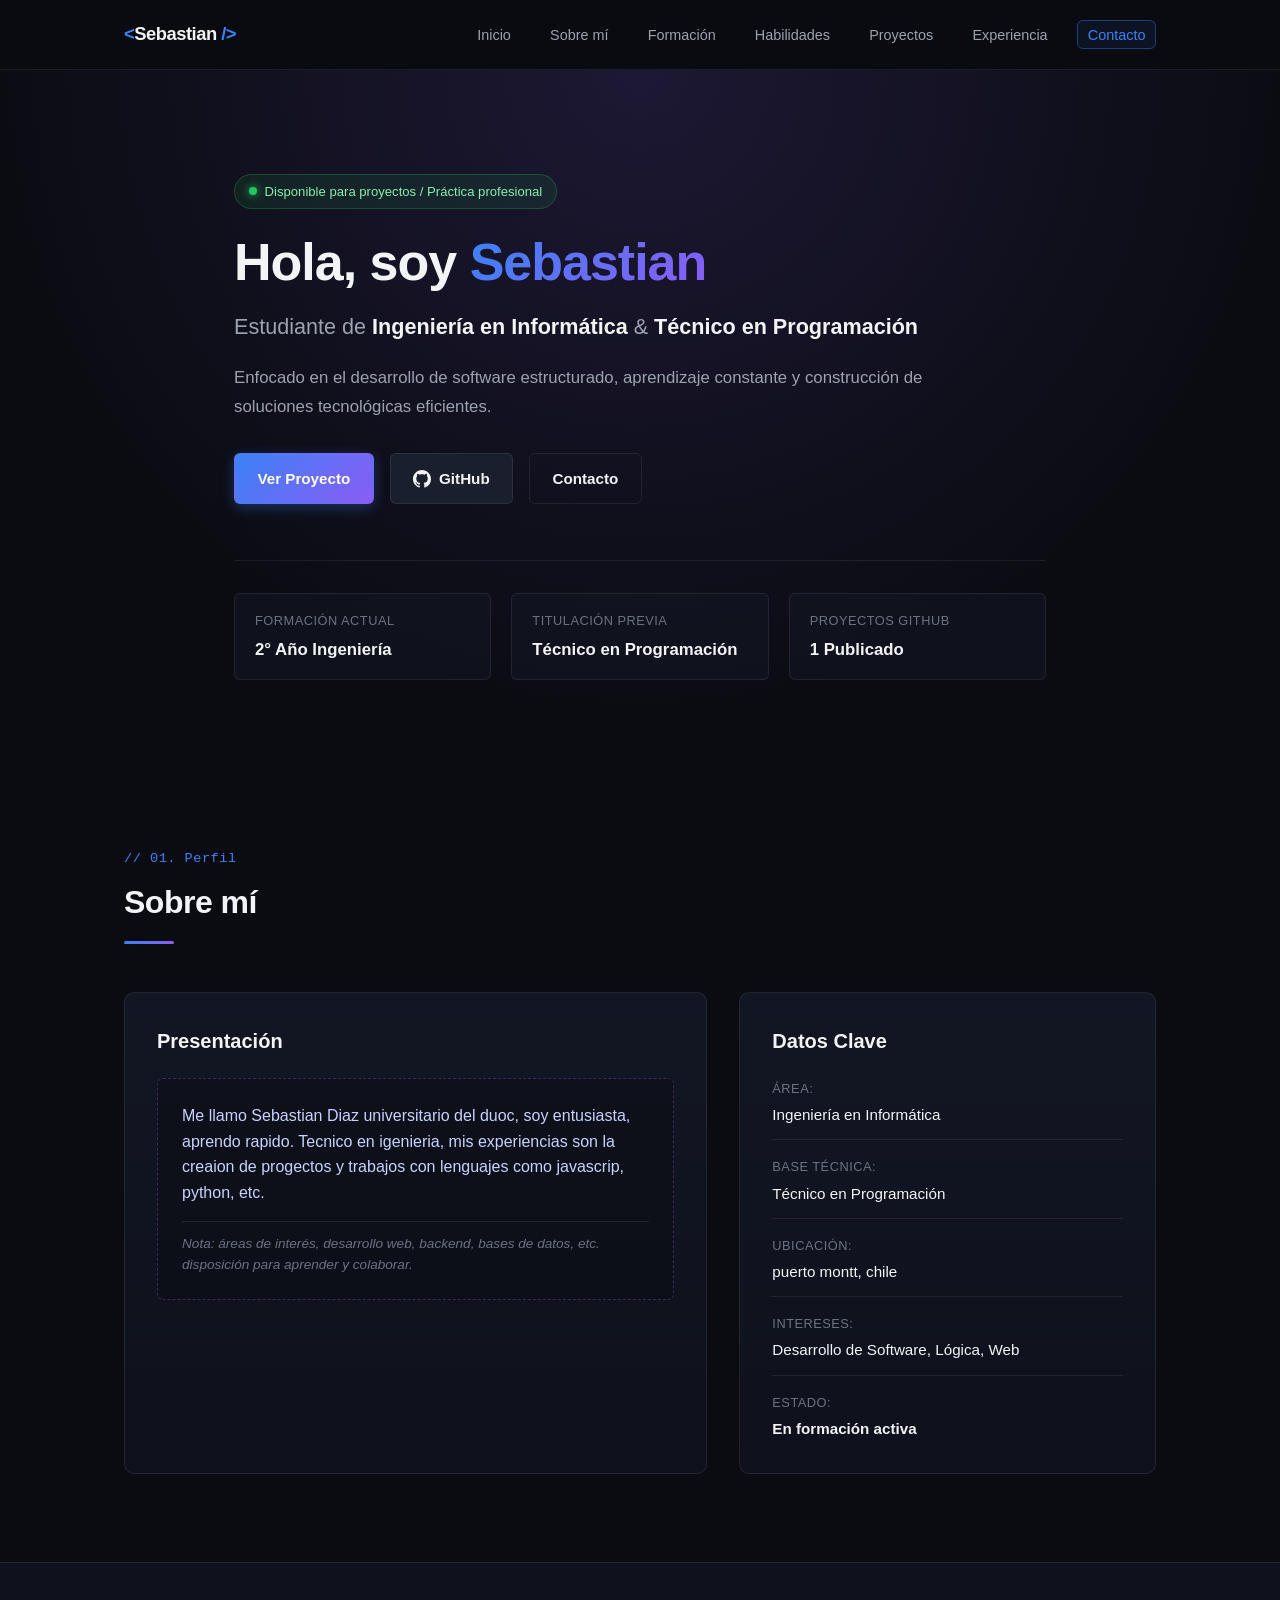
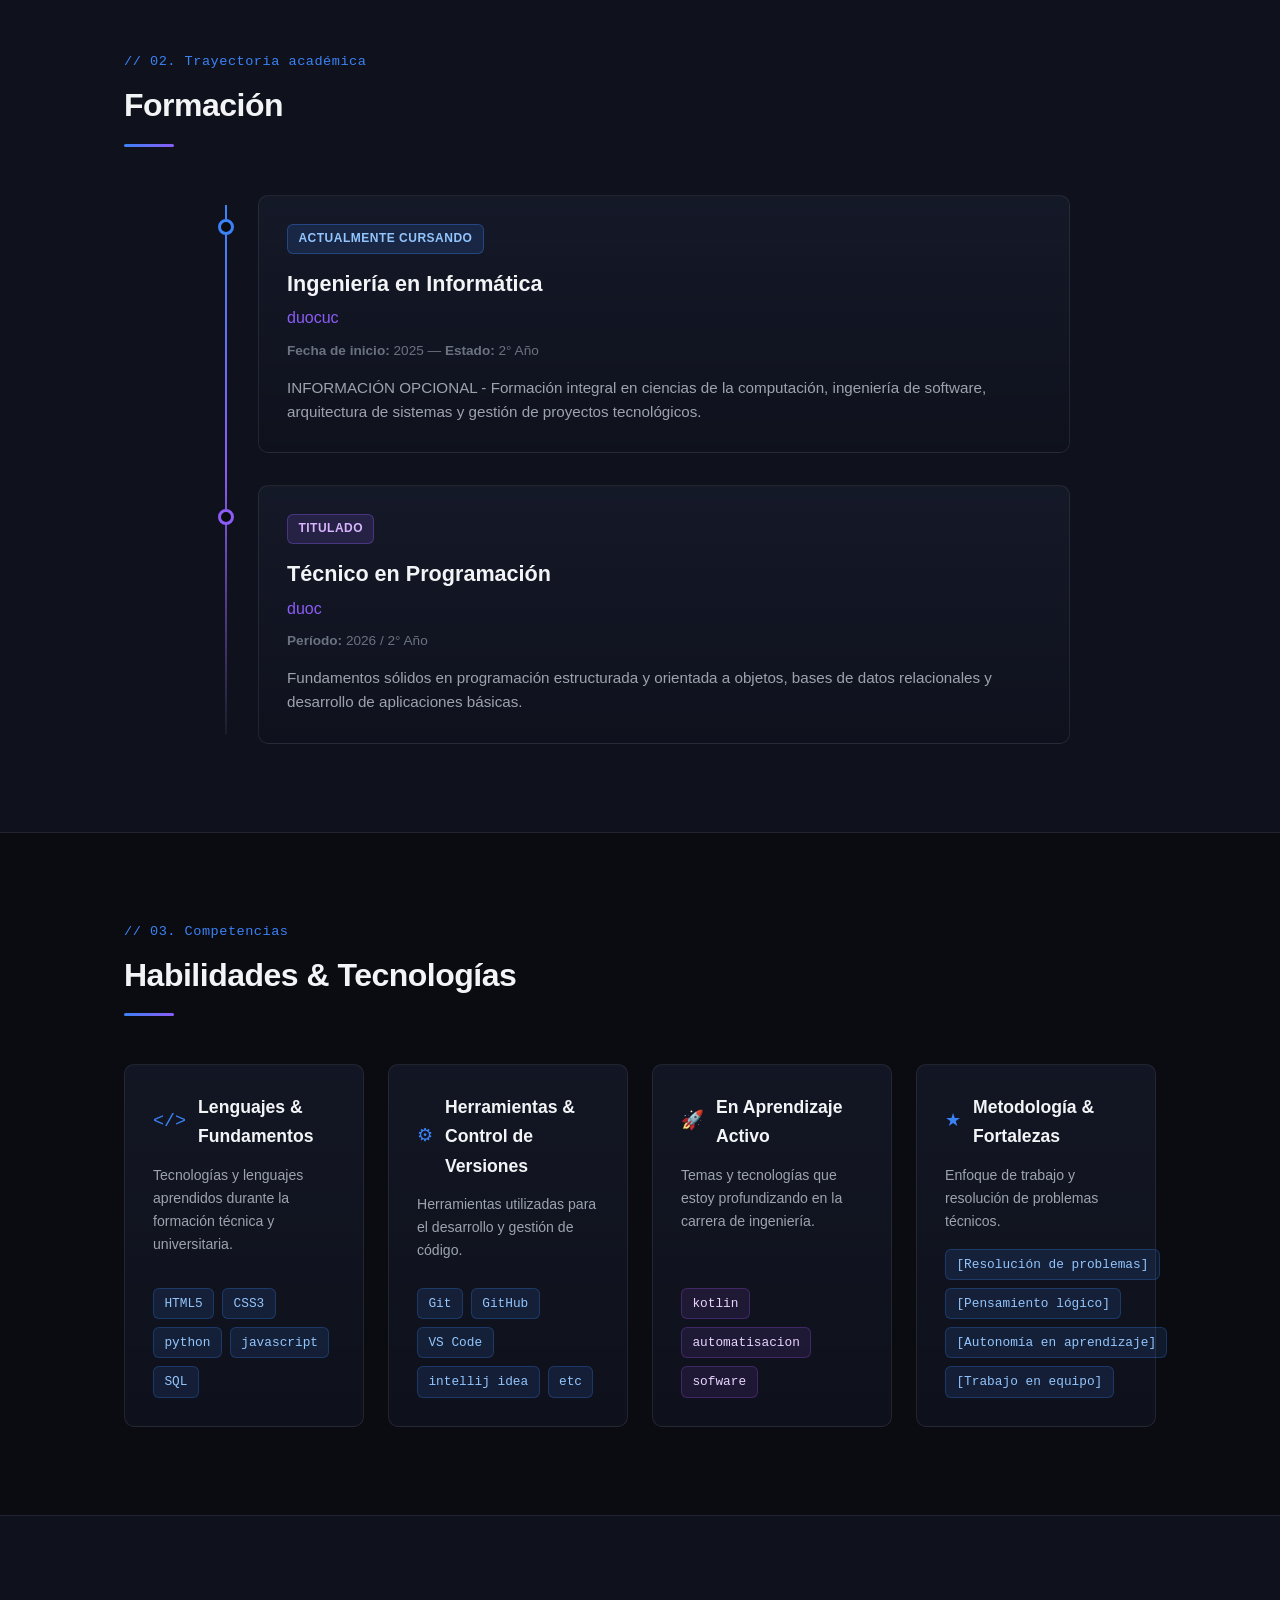
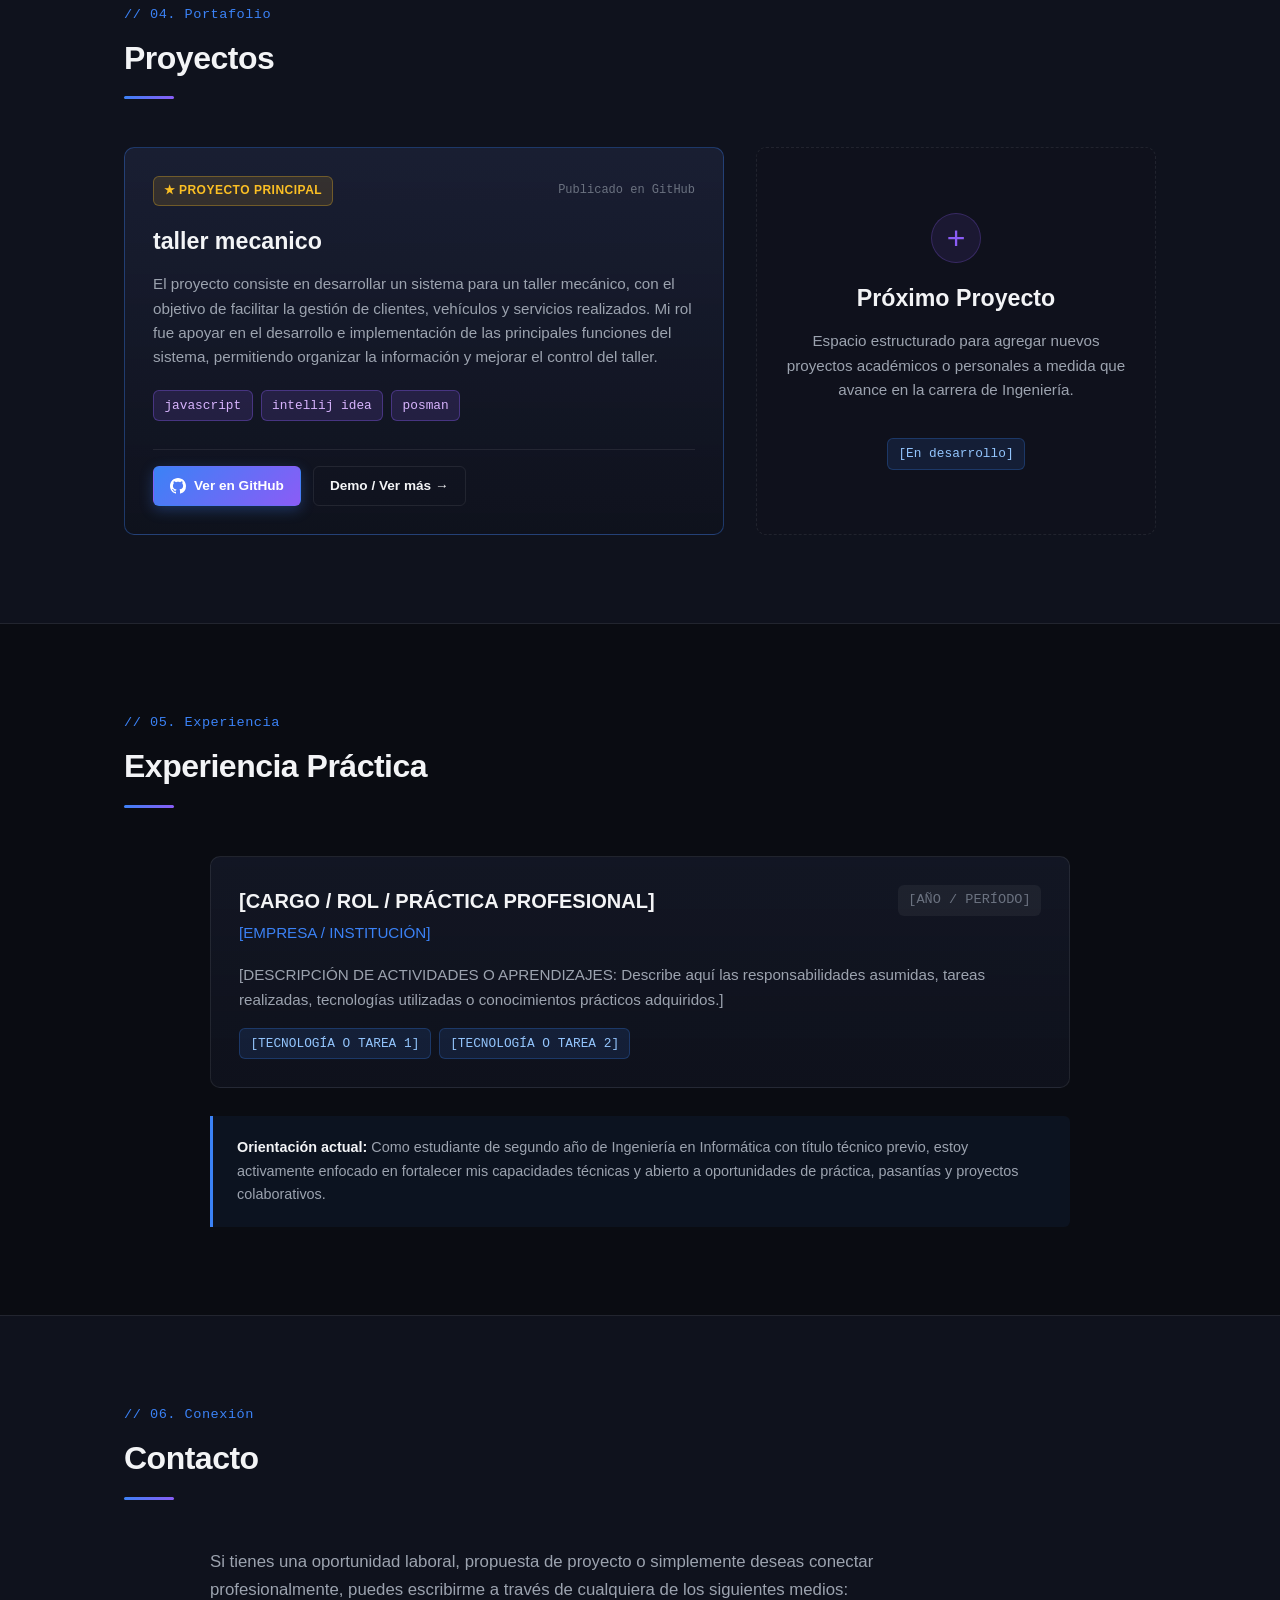
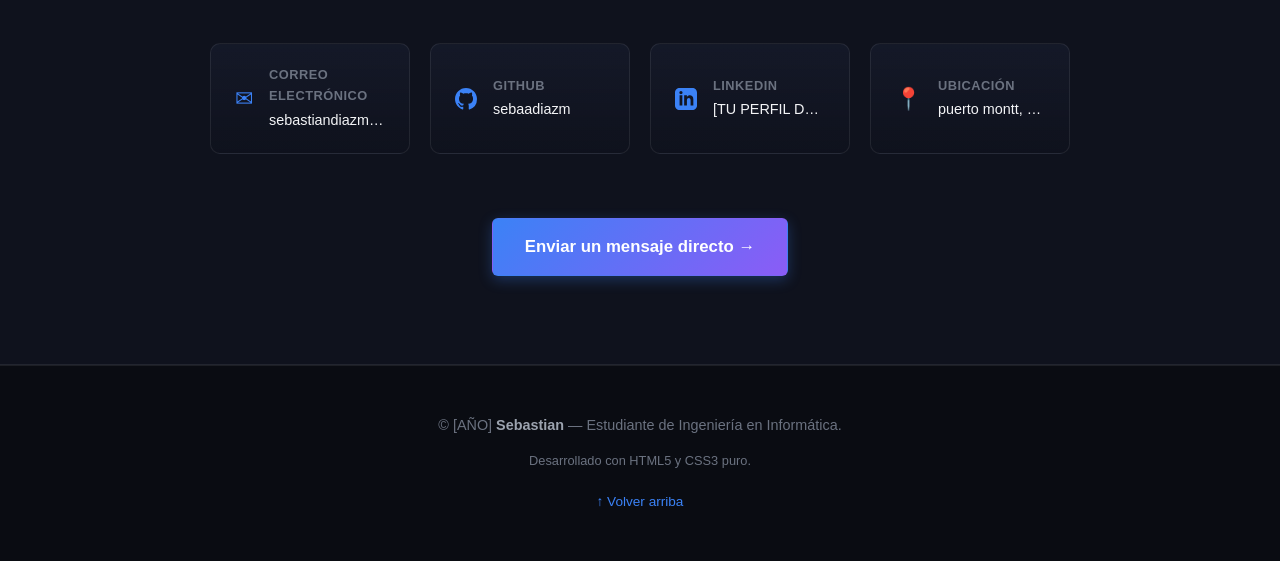
<file: index.html>
<!DOCTYPE html>
<html lang="es">
<head>
    <meta charset="UTF-8">
    <meta name="viewport" content="width=device-width, initial-scale=1.0">
    <meta name="description" content="Portafolio personal de [TU NOMBRE] - Estudiante de Ingeniería en Informática y Técnico en Programación.">
    <title>Sebastian | Portafolio Profesional</title>
    <!-- Hoja de estilos principal -->
    <link rel="stylesheet" href="style.css">
</head>
<body>

    <!-- ========================================== -->
    <!-- BARRA DE NAVEGACIÓN (HEADER) -->
    <!-- ========================================== -->
    <header class="header">
        <div class="container nav-container">
            <a href="#inicio" class="nav-logo">
                <span class="logo-bracket">&lt;</span>Sebastian<span class="logo-bracket"> /&gt;</span>
            </a>
            <nav class="navbar" aria-label="Navegación principal">
                <ul class="nav-list">
                    <li><a href="#inicio" class="nav-link">Inicio</a></li>
                    <li><a href="#sobre-mi" class="nav-link">Sobre mí</a></li>
                    <li><a href="#formacion" class="nav-link">Formación</a></li>
                    <li><a href="#habilidades" class="nav-link">Habilidades</a></li>
                    <li><a href="#proyectos" class="nav-link">Proyectos</a></li>
                    <li><a href="#experiencia" class="nav-link">Experiencia</a></li>
                    <li><a href="#contacto" class="nav-link nav-link-cta">Contacto</a></li>
                </ul>
            </nav>
        </div>
    </header>

    <main id="main-content">

        <!-- ========================================== -->
        <!-- SECCIÓN 1: INICIO / HERO -->
        <!-- ========================================== -->
        <section id="inicio" class="hero-section">
            <div class="container hero-container">
                
                <div class="hero-badge">
                    <span class="status-dot"></span>
                    <span>Disponible para proyectos / Práctica profesional</span>
                </div>

                <h1 class="hero-title">
                    Hola, soy <span class="gradient-text">Sebastian</span>
                </h1>

                <p class="hero-subtitle">
                    Estudiante de <strong>Ingeniería en Informática</strong> &amp; <strong>Técnico en Programación</strong>
                </p>

                <p class="hero-description">
                    Enfocado en el desarrollo de software estructurado, aprendizaje constante y construcción de soluciones tecnológicas eficientes.
                </p>

                <!-- Botones de Acción -->
                <div class="hero-actions">
                    <a href="#proyectos" class="btn btn-primary">Ver Proyecto</a>
                    <a href="https://github.com/sebaadiazm" target="_blank" rel="noopener noreferrer" class="btn btn-secondary">
                        <svg class="btn-icon" viewBox="0 0 24 24" width="18" height="18" fill="currentColor">
                            <path d="M12 0C5.37 0 0 5.37 0 12c0 5.31 3.435 9.795 8.205 11.385.6.105.825-.255.825-.57 0-.285-.015-1.23-.015-2.235-3.015.555-3.795-.735-4.035-1.41-.135-.345-.72-1.41-1.23-1.695-.42-.225-1.02-.78-.015-.795.945-.015 1.62.87 1.845 1.23 1.08 1.815 2.805 1.305 3.495.99.105-.78.42-1.305.765-1.605-2.67-.3-5.46-1.335-5.46-5.925 0-1.305.465-2.385 1.23-3.225-.12-.3-.54-1.53.12-3.18 0 0 1.005-.315 3.3 1.23.96-.27 1.98-.405 3-.405s2.04.135 3 .405c2.295-1.56 3.3-1.23 3.3-1.23.66 1.65.24 2.88.12 3.18.765.84 1.23 1.905 1.23 3.225 0 4.605-2.805 5.625-5.475 5.925.435.375.81 1.095.81 2.22 0 1.605-.015 2.895-.015 3.3 0 .315.225.69.825.57A12.02 12.02 0 0024 12c0-6.63-5.37-12-12-12z"/>
                        </svg>
                        GitHub
                    </a>
                    <a href="#contacto" class="btn btn-outline">Contacto</a>
                </div>

                <!-- Resumen rápido de perfil -->
                <div class="hero-highlights">
                    <div class="highlight-item">
                        <span class="highlight-label">Formación actual</span>
                        <span class="highlight-value">2° Año Ingeniería</span>
                    </div>
                    <div class="highlight-item">
                        <span class="highlight-label">Titulación previa</span>
                        <span class="highlight-value">Técnico en Programación</span>
                    </div>
                    <div class="highlight-item">
                        <span class="highlight-label">Proyectos GitHub</span>
                        <span class="highlight-value">1 Publicado</span>
                    </div>
                </div>

            </div>
        </section>


        <!-- ========================================== -->
        <!-- SECCIÓN 2: SOBRE MÍ -->
        <!-- ========================================== -->
        <section id="sobre-mi" class="section">
            <div class="container">
                <div class="section-header">
                    <span class="section-tag">// 01. Perfil</span>
                    <h2 class="section-title">Sobre mí</h2>
                    <div class="section-line"></div>
                </div>

                <div class="about-grid">
                    <div class="about-card main-about">
                        <h3 class="card-title">Presentación</h3>
                        <div class="placeholder-box">
                            <p class="placeholder-text">
                                Me llamo Sebastian Diaz universitario del duoc, soy entusiasta, aprendo rapido. Tecnico en igenieria, mis experiencias son la creaion de progectos y trabajos con lenguajes como javascrip, python, etc. 
                            </p>
                            <p class="helper-note">
                                <em>Nota: áreas de interés, desarrollo web, backend, bases de datos, etc. disposición para aprender y colaborar.</em>
                            </p>
                        </div>
                    </div>

                    <div class="about-card info-summary">
                        <h3 class="card-title">Datos Clave</h3>
                        <ul class="info-list">
                            <li>
                                <span class="info-key">Área:</span>
                                <span class="info-val">Ingeniería en Informática</span>
                            </li>
                            <li>
                                <span class="info-key">Base técnica:</span>
                                <span class="info-val">Técnico en Programación</span>
                            </li>
                            <li>
                                <span class="info-key">Ubicación:</span>
                                <span class="info-val">puerto montt, chile</span>
                            </li>
                            <li>
                                <span class="info-key">Intereses:</span>
                                <span class="info-val">Desarrollo de Software, Lógica, Web</span>
                            </li>
                            <li>
                                <span class="info-key">Estado:</span>
                                <span class="info-val text-accent">En formación activa</span>
                            </li>
                        </ul>
                    </div>
                </div>
            </div>
        </section>


        <!-- ========================================== -->
        <!-- SECCIÓN 3: FORMACIÓN ACADÉMICA -->
        <!-- ========================================== -->
        <section id="formacion" class="section section-alt">
            <div class="container">
                <div class="section-header">
                    <span class="section-tag">// 02. Trayectoria académica</span>
                    <h2 class="section-title">Formación</h2>
                    <div class="section-line"></div>
                </div>

                <div class="timeline">

                    <!-- Tarjeta 1: Ingeniería en Informática -->
                    <article class="timeline-item">
                        <div class="timeline-marker"></div>
                        <div class="timeline-content card">
                            <div class="timeline-badge status-current">Actualmente cursando</div>
                            <h3 class="timeline-title">Ingeniería en Informática</h3>
                            <h4 class="timeline-subtitle">duocuc</h4>
                            <p class="timeline-period"><strong>Fecha de inicio:</strong> 2025 — <strong>Estado:</strong> 2° Año</p>
                            <p class="timeline-desc">
                                INFORMACIÓN OPCIONAL - Formación integral en ciencias de la computación, ingeniería de software, arquitectura de sistemas y gestión de proyectos tecnológicos.
                            </p>
                        </div>
                    </article>

                    <!-- Tarjeta 2: Técnico en Programación -->
                    <article class="timeline-item">
                        <div class="timeline-marker"></div>
                        <div class="timeline-content card">
                            <div class="timeline-badge status-completed">Titulado</div>
                            <h3 class="timeline-title">Técnico en Programación</h3>
                            <h4 class="timeline-subtitle">duoc</h4>
                            <p class="timeline-period"><strong>Período:</strong> 2026 / 2° Año</p>
                            <p class="timeline-desc">
                                Fundamentos sólidos en programación estructurada y orientada a objetos, bases de datos relacionales y desarrollo de aplicaciones básicas.
                            </p>
                        </div>
                    </article>

                </div>
            </div>
        </section>


        <!-- ========================================== -->
        <!-- SECCIÓN 4: HABILIDADES / TECNOLOGÍAS -->
        <!-- ========================================== -->
        <section id="habilidades" class="section">
            <div class="container">
                <div class="section-header">
                    <span class="section-tag">// 03. Competencias</span>
                    <h2 class="section-title">Habilidades &amp; Tecnologías</h2>
                    <div class="section-line"></div>
                </div>

                <div class="skills-grid">
                    
                    <!-- Categoría 1: Lenguajes y Fundamentos -->
                    <div class="card skill-card">
                        <div class="skill-card-header">
                            <span class="skill-icon">&lt;/&gt;</span>
                            <h3 class="skill-card-title">Lenguajes &amp; Fundamentos</h3>
                        </div>
                        <p class="skill-card-desc">Tecnologías y lenguajes aprendidos durante la formación técnica y universitaria.</p>
                        <div class="tags-container">
                            <span class="tag">HTML5</span>
                            <span class="tag">CSS3</span>
                            <span class="tag">python</span>
                            <span class="tag">javascript</span>
                            <span class="tag">SQL</span>
                        </div>
                    </div>

                    <!-- Categoría 2: Herramientas y Entornos -->
                    <div class="card skill-card">
                        <div class="skill-card-header">
                            <span class="skill-icon">&#9881;</span>
                            <h3 class="skill-card-title">Herramientas &amp; Control de Versiones</h3>
                        </div>
                        <p class="skill-card-desc">Herramientas utilizadas para el desarrollo y gestión de código.</p>
                        <div class="tags-container">
                            <span class="tag">Git</span>
                            <span class="tag">GitHub</span>
                            <span class="tag">VS Code</span>
                            <span class="tag">intellij idea</span>
                            <span class="tag">etc</span>
                        </div>
                    </div>

                    <!-- Categoría 3: En Proceso de Aprendizaje -->
                    <div class="card skill-card">
                        <div class="skill-card-header">
                            <span class="skill-icon">&#128640;</span>
                            <h3 class="skill-card-title">En Aprendizaje Activo</h3>
                        </div>
                        <p class="skill-card-desc">Temas y tecnologías que estoy profundizando en la carrera de ingeniería.</p>
                        <div class="tags-container">
                            <span class="tag tag-learning">kotlin</span>
                            <span class="tag tag-learning">automatisacion</span>
                            <span class="tag tag-learning">sofware</span>
                        </div>
                    </div>

                    <!-- Categoría 4: Habilidades Profesionales -->
                    <div class="card skill-card">
                        <div class="skill-card-header">
                            <span class="skill-icon">&#9733;</span>
                            <h3 class="skill-card-title">Metodología &amp; Fortalezas</h3>
                        </div>
                        <p class="skill-card-desc">Enfoque de trabajo y resolución de problemas técnicos.</p>
                        <div class="tags-container">
                            <span class="tag">[Resolución de problemas]</span>
                            <span class="tag">[Pensamiento lógico]</span>
                            <span class="tag">[Autonomía en aprendizaje]</span>
                            <span class="tag">[Trabajo en equipo]</span>
                        </div>
                    </div>

                </div>
            </div>
        </section>


        <!-- ========================================== -->
        <!-- SECCIÓN 5: PROYECTOS -->
        <!-- ========================================== -->
        <section id="proyectos" class="section section-alt">
            <div class="container">
                <div class="section-header">
                    <span class="section-tag">// 04. Portafolio</span>
                    <h2 class="section-title">Proyectos</h2>
                    <div class="section-line"></div>
                </div>

                <div class="projects-grid">

                    <!-- PROYECTO PRINCIPAL (1 Proyecto Publicado en GitHub) -->
                    <article class="card project-card project-featured">
                        <div class="project-header">
                            <span class="project-tag-featured">&#9733; Proyecto Principal</span>
                            <span class="project-status">Publicado en GitHub</span>
                        </div>

                        <h3 class="project-title">taller mecanico</h3>
                        
                        <p class="project-description">
                            El proyecto consiste en desarrollar un sistema para un taller mecánico, con el objetivo de facilitar la gestión de clientes, vehículos y servicios realizados. Mi rol fue apoyar en el desarrollo e implementación de las principales funciones del sistema, permitiendo organizar la información y mejorar el control del taller.

                        </p>

                        <!-- Tecnologías usadas en el proyecto -->
                        <div class="project-tech-stack">
                            <span class="tag tag-accent">javascript</span>
                            <span class="tag tag-accent">intellij idea</span>
                            <span class="tag tag-accent">posman</span>
                        </div>

                        <!-- Enlaces del proyecto -->
                        <div class="project-links">
                            <a href="https://github.com/sebaadiazm/taller_et_fullstack.git" target="_blank" rel="noopener noreferrer" class="btn btn-primary btn-sm">
                                <svg class="btn-icon" viewBox="0 0 24 24" width="16" height="16" fill="currentColor">
                                    <path d="M12 0C5.37 0 0 5.37 0 12c0 5.31 3.435 9.795 8.205 11.385.6.105.825-.255.825-.57 0-.285-.015-1.23-.015-2.235-3.015.555-3.795-.735-4.035-1.41-.135-.345-.72-1.41-1.23-1.695-.42-.225-1.02-.78-.015-.795.945-.015 1.62.87 1.845 1.23 1.08 1.815 2.805 1.305 3.495.99.105-.78.42-1.305.765-1.605-2.67-.3-5.46-1.335-5.46-5.925 0-1.305.465-2.385 1.23-3.225-.12-.3-.54-1.53.12-3.18 0 0 1.005-.315 3.3 1.23.96-.27 1.98-.405 3-.405s2.04.135 3 .405c2.295-1.56 3.3-1.23 3.3-1.23.66 1.65.24 2.88.12 3.18.765.84 1.23 1.905 1.23 3.225 0 4.605-2.805 5.625-5.475 5.925.435.375.81 1.095.81 2.22 0 1.605-.015 2.895-.015 3.3 0 .315.225.69.825.57A12.02 12.02 0 0024 12c0-6.63-5.37-12-12-12z"/>
                                </svg>
                                Ver en GitHub
                            </a>
                            <a href="[DEMO / ENLACE OPCIONAL]" target="_blank" rel="noopener noreferrer" class="btn btn-outline btn-sm">
                                Demo / Ver más &rarr;
                            </a>
                        </div>
                    </article>

                    <!-- ESPACIO PREPARADO PARA FUTUROS PROYECTOS -->
                    <article class="card project-card project-placeholder">
                        <div class="placeholder-icon">+</div>
                        <h3 class="project-title">Próximo Proyecto</h3>
                        <p class="project-description">
                            Espacio estructurado para agregar nuevos proyectos académicos o personales a medida que avance en la carrera de Ingeniería.
                        </p>
                        <div class="tags-container">
                            <span class="tag">[En desarrollo]</span>
                        </div>
                    </article>

                </div>
            </div>
        </section>


        <!-- ========================================== -->
        <!-- SECCIÓN 6: EXPERIENCIA -->
        <!-- ========================================== -->
        <section id="experiencia" class="section">
            <div class="container">
                <div class="section-header">
                    <span class="section-tag">// 05. Experiencia</span>
                    <h2 class="section-title">Experiencia Práctica</h2>
                    <div class="section-line"></div>
                </div>

                <div class="experience-container">
                    
                    <!-- Tarjeta de experiencia / práctica -->
                    <article class="card experience-card">
                        <div class="exp-header">
                            <div>
                                <h3 class="exp-role">[CARGO / ROL / PRÁCTICA PROFESIONAL]</h3>
                                <h4 class="exp-company">[EMPRESA / INSTITUCIÓN]</h4>
                            </div>
                            <span class="exp-date">[AÑO / PERÍODO]</span>
                        </div>

                        <p class="exp-description">
                            [DESCRIPCIÓN DE ACTIVIDADES O APRENDIZAJES: Describe aquí las responsabilidades asumidas, tareas realizadas, tecnologías utilizadas o conocimientos prácticos adquiridos.]
                        </p>

                        <div class="tags-container">
                            <span class="tag">[TECNOLOGÍA O TAREA 1]</span>
                            <span class="tag">[TECNOLOGÍA O TAREA 2]</span>
                        </div>
                    </article>

                    <!-- Nota honesta sobre experiencia en construcción -->
                    <div class="experience-note">
                        <p>
                            <strong>Orientación actual:</strong> Como estudiante de segundo año de Ingeniería en Informática con título técnico previo, estoy activamente enfocado en fortalecer mis capacidades técnicas y abierto a oportunidades de práctica, pasantías y proyectos colaborativos.
                        </p>
                    </div>

                </div>
            </div>
        </section>


        <!-- ========================================== -->
        <!-- SECCIÓN 7: CONTACTO -->
        <!-- ========================================== -->
        <section id="contacto" class="section section-alt">
            <div class="container">
                <div class="section-header">
                    <span class="section-tag">// 06. Conexión</span>
                    <h2 class="section-title">Contacto</h2>
                    <div class="section-line"></div>
                </div>

                <div class="contact-wrapper">
                    <p class="contact-intro">
                        Si tienes una oportunidad laboral, propuesta de proyecto o simplemente deseas conectar profesionalmente, puedes escribirme a través de cualquiera de los siguientes medios:
                    </p>

                    <div class="contact-grid">
                        
                        <!-- Tarjeta Email -->
                        <a href="mailto:[TU_EMAIL@EJEMPLO.COM]" class="card contact-card">
                            <div class="contact-card-icon">&#9993;</div>
                            <div class="contact-card-body">
                                <h3 class="contact-card-title">Correo Electrónico</h3>
                                <p class="contact-card-value">sebastiandiazm321@gmail.com</p>
                            </div>
                        </a>

                        <!-- Tarjeta GitHub -->
                        <a href="https://github.com/sebaadiazm" target="_blank" rel="noopener noreferrer" class="card contact-card">
                            <div class="contact-card-icon">
                                <svg viewBox="0 0 24 24" width="22" height="22" fill="currentColor">
                                    <path d="M12 0C5.37 0 0 5.37 0 12c0 5.31 3.435 9.795 8.205 11.385.6.105.825-.255.825-.57 0-.285-.015-1.23-.015-2.235-3.015.555-3.795-.735-4.035-1.41-.135-.345-.72-1.41-1.23-1.695-.42-.225-1.02-.78-.015-.795.945-.015 1.62.87 1.845 1.23 1.08 1.815 2.805 1.305 3.495.99.105-.78.42-1.305.765-1.605-2.67-.3-5.46-1.335-5.46-5.925 0-1.305.465-2.385 1.23-3.225-.12-.3-.54-1.53.12-3.18 0 0 1.005-.315 3.3 1.23.96-.27 1.98-.405 3-.405s2.04.135 3 .405c2.295-1.56 3.3-1.23 3.3-1.23.66 1.65.24 2.88.12 3.18.765.84 1.23 1.905 1.23 3.225 0 4.605-2.805 5.625-5.475 5.925.435.375.81 1.095.81 2.22 0 1.605-.015 2.895-.015 3.3 0 .315.225.69.825.57A12.02 12.02 0 0024 12c0-6.63-5.37-12-12-12z"/>
                                </svg>
                            </div>
                            <div class="contact-card-body">
                                <h3 class="contact-card-title">GitHub</h3>
                                <p class="contact-card-value">sebaadiazm</p>
                            </div>
                        </a>

                        <!-- Tarjeta LinkedIn -->
                        <a href="https://linkedin.com/in/[TU_USUARIO]" target="_blank" rel="noopener noreferrer" class="card contact-card">
                            <div class="contact-card-icon">
                                <svg viewBox="0 0 24 24" width="22" height="22" fill="currentColor">
                                    <path d="M19 0h-14c-2.761 0-5 2.239-5 5v14c0 2.761 2.239 5 5 5h14c2.762 0 5-2.239 5-5v-14c0-2.761-2.238-5-5-5zm-11 19h-3v-11h3v11zm-1.5-12.268c-.966 0-1.75-.79-1.75-1.764s.784-1.764 1.75-1.764 1.75.79 1.75 1.764-.783 1.764-1.75 1.764zm13.5 12.268h-3v-5.604c0-3.368-4-3.113-4 0v5.604h-3v-11h3v1.765c1.396-2.586 7-2.777 7 2.476v6.759z"/>
                                </svg>
                            </div>
                            <div class="contact-card-body">
                                <h3 class="contact-card-title">LinkedIn</h3>
                                <p class="contact-card-value">[TU PERFIL DE LINKEDIN]</p>
                            </div>
                        </a>

                        <!-- Tarjeta Ubicación -->
                        <div class="card contact-card">
                            <div class="contact-card-icon">&#128205;</div>
                            <div class="contact-card-body">
                                <h3 class="contact-card-title">Ubicación</h3>
                                <p class="contact-card-value">puerto montt, chile</p>
                            </div>
                        </div>

                    </div>

                    <!-- Enlace directo CTA para enviar email -->
                    <div class="contact-direct-action">
                        <a href="mailto:[TU_EMAIL@EJEMPLO.COM]" class="btn btn-primary btn-lg">
                            Enviar un mensaje directo &rarr;
                        </a>
                    </div>

                </div>
            </div>
        </section>

    </main>

    <!-- ========================================== -->
    <!-- PIE DE PÁGINA (FOOTER) -->
    <!-- ========================================== -->
    <footer class="footer">
        <div class="container footer-container">
            <p class="footer-copy">
                &copy; [AÑO] <strong>Sebastian</strong> — Estudiante de Ingeniería en Informática.
            </p>
            <p class="footer-note">
                Desarrollado con HTML5 y CSS3 puro.
            </p>
            <a href="#inicio" class="back-to-top">
                &uarr; Volver arriba
            </a>
        </div>
    </footer>

</body>
</html>
</file>
<file: style.css>
/* ==========================================================================
   PORTAFOLIO PERSONAL - ESTUDIANTE DE INGENIERÍA EN INFORMÁTICA
   Tecnologías: Solo HTML5 y CSS3 puro (Sin JavaScript ni Frameworks)
   ========================================================================== */

/* --------------------------------------------------------------------------
   1. VARIABLES CSS (PALETA DE COLORES & CONFIGURACIÓN GLOBAL)
   -------------------------------------------------------------------------- */
:root {
    /* Paleta Principal: Azules y Morados */
    --color-primary: #3b82f6;        /* Azul vibrante */
    --color-primary-hover: #2563eb;  /* Azul interactivo */
    --color-secondary: #8b5cf6;      /* Morado vibrante */
    --color-secondary-hover: #7c3aed;/* Morado interactivo */
    --color-accent: #a855f7;         /* Morado claro de acento */

    /* Fondos Oscuros */
    --bg-main: #0a0c12;              /* Fondo base negro/azulado profundo */
    --bg-alt: #0f121d;               /* Fondo de secciones alternas */
    --bg-card: #141826;              /* Fondo de tarjetas */
    --bg-card-hover: #1c2236;        /* Fondo hover de tarjetas */
    --bg-tag: rgba(59, 130, 246, 0.12); /* Fondo sutil para tags */

    /* Textos y Grises */
    --text-main: #f3f4f6;            /* Texto principal casi blanco */
    --text-muted: #9ca3af;           /* Texto secundario gris claro */
    --text-dim: #6b7280;             /* Texto terciario atenuado */
    
    /* Bordes y Líneas */
    --border-subtle: rgba(255, 255, 255, 0.08);
    --border-hover: rgba(139, 92, 246, 0.4);
    --border-accent: rgba(59, 130, 246, 0.4);

    /* Gradientes */
    --gradient-brand: linear-gradient(135deg, #3b82f6 0%, #8b5cf6 100%);
    --gradient-card: linear-gradient(180deg, rgba(25, 30, 48, 0.6) 0%, rgba(15, 18, 29, 0.9) 100%);
    --gradient-glow: radial-gradient(circle at 50% 0%, rgba(139, 92, 246, 0.15), transparent 70%);

    /* Tipografía */
    --font-main: 'Segoe UI', -apple-system, BlinkMacSystemFont, Roboto, Helvetica, Arial, sans-serif;
    --font-mono: 'Consolas', 'Fira Code', 'Courier New', monospace;

    /* Estructura y Espaciado */
    --container-max-width: 1080px;
    --header-height: 70px;
    --radius-sm: 6px;
    --radius-md: 10px;
    --radius-lg: 16px;
    --transition-fast: 0.2s ease;
    --transition-normal: 0.3s ease;
}

/* --------------------------------------------------------------------------
   2. RESET Y ESTILOS BASE
   -------------------------------------------------------------------------- */
*, *::before, *::after {
    margin: 0;
    padding: 0;
    box-sizing: border-box;
}

html {
    scroll-behavior: smooth;
    color-scheme: dark;
}

body {
    font-family: var(--font-main);
    background-color: var(--bg-main);
    color: var(--text-main);
    line-height: 1.65;
    font-size: 16px;
    -webkit-font-smoothing: antialiased;
    -moz-osx-font-smoothing: grayscale;
    overflow-x: hidden;
}

/* Contenedor centralizado */
.container {
    width: 100%;
    max-width: var(--container-max-width);
    margin: 0 auto;
    padding: 0 1.5rem;
}

/* Enlaces y botones base */
a {
    color: inherit;
    text-decoration: none;
    transition: color var(--transition-fast);
}

ul {
    list-style: none;
}

img, svg {
    display: inline-block;
    vertical-align: middle;
}

/* Focus accesible */
a:focus-visible, button:focus-visible {
    outline: 2px solid var(--color-secondary);
    outline-offset: 3px;
}

/* --------------------------------------------------------------------------
   3. BARRA DE NAVEGACIÓN (HEADER STICKY)
   -------------------------------------------------------------------------- */
.header {
    position: sticky;
    top: 0;
    left: 0;
    width: 100%;
    height: var(--header-height);
    background-color: rgba(10, 12, 18, 0.88);
    backdrop-filter: blur(12px);
    -webkit-backdrop-filter: blur(12px);
    border-bottom: 1px solid var(--border-subtle);
    z-index: 1000;
    display: flex;
    align-items: center;
}

.nav-container {
    display: flex;
    align-items: center;
    justify-content: space-between;
}

.nav-logo {
    font-size: 1.15rem;
    font-weight: 700;
    color: var(--text-main);
    letter-spacing: -0.5px;
}

.logo-bracket {
    color: var(--color-primary);
}

.navbar {
    display: flex;
}

.nav-list {
    display: flex;
    align-items: center;
    gap: 1.25rem;
}

.nav-link {
    font-size: 0.9rem;
    color: var(--text-muted);
    font-weight: 500;
    padding: 0.35rem 0.6rem;
    border-radius: var(--radius-sm);
    transition: all var(--transition-fast);
}

.nav-link:hover {
    color: var(--text-main);
    background-color: rgba(255, 255, 255, 0.05);
}

.nav-link-cta {
    color: var(--color-primary);
    border: 1px solid var(--border-accent);
    background-color: rgba(59, 130, 246, 0.08);
}

.nav-link-cta:hover {
    background-color: var(--color-primary);
    color: #ffffff;
    border-color: var(--color-primary);
}

/* --------------------------------------------------------------------------
   4. ESTILOS COMUNES DE SECCIÓN Y TARJETAS
   -------------------------------------------------------------------------- */
.section {
    padding: 5.5rem 0;
    scroll-margin-top: calc(var(--header-height) - 10px);
}

.section-alt {
    background-color: var(--bg-alt);
    border-top: 1px solid var(--border-subtle);
    border-bottom: 1px solid var(--border-subtle);
}

.section-header {
    margin-bottom: 3rem;
}

.section-tag {
    font-family: var(--font-mono);
    font-size: 0.85rem;
    color: var(--color-primary);
    display: block;
    margin-bottom: 0.35rem;
    letter-spacing: 0.5px;
}

.section-title {
    font-size: 2rem;
    font-weight: 700;
    color: var(--text-main);
    letter-spacing: -0.5px;
}

.section-line {
    width: 50px;
    height: 3px;
    background: var(--gradient-brand);
    border-radius: 3px;
    margin-top: 0.75rem;
}

/* Tarjeta Reutilizable */
.card {
    background: var(--gradient-card);
    border: 1px solid var(--border-subtle);
    border-radius: var(--radius-md);
    padding: 1.75rem;
    transition: transform var(--transition-fast), border-color var(--transition-fast), box-shadow var(--transition-fast);
}

.card:hover {
    border-color: var(--border-hover);
    transform: translateY(-3px);
    box-shadow: 0 10px 25px -10px rgba(139, 92, 246, 0.15);
}

/* Utilidades de texto y tags */
.gradient-text {
    background: var(--gradient-brand);
    -webkit-background-clip: text;
    -webkit-text-fill-color: transparent;
}

.text-accent {
    color: var(--color-secondary);
    font-weight: 600;
}

.tags-container {
    display: flex;
    flex-wrap: wrap;
    gap: 0.5rem;
    margin-top: 1rem;
}

.tag {
    font-family: var(--font-mono);
    font-size: 0.8rem;
    padding: 0.25rem 0.65rem;
    background-color: var(--bg-tag);
    border: 1px solid rgba(59, 130, 246, 0.25);
    color: #93c5fd;
    border-radius: var(--radius-sm);
    white-space: nowrap;
}

.tag-accent {
    background-color: rgba(139, 92, 246, 0.15);
    border-color: rgba(139, 92, 246, 0.35);
    color: #d8b4fe;
}

.tag-learning {
    background-color: rgba(168, 85, 247, 0.1);
    border-color: rgba(168, 85, 247, 0.25);
    color: #e9d5ff;
}

/* --------------------------------------------------------------------------
   5. BOTONES
   -------------------------------------------------------------------------- */
.btn {
    display: inline-flex;
    align-items: center;
    justify-content: center;
    gap: 0.5rem;
    font-size: 0.95rem;
    font-weight: 600;
    padding: 0.75rem 1.4rem;
    border-radius: var(--radius-sm);
    cursor: pointer;
    transition: all var(--transition-fast);
    border: 1px solid transparent;
}

.btn-primary {
    background: var(--gradient-brand);
    color: #ffffff;
    box-shadow: 0 4px 14px 0 rgba(59, 130, 246, 0.3);
}

.btn-primary:hover {
    box-shadow: 0 6px 20px 0 rgba(139, 92, 246, 0.45);
    transform: translateY(-2px);
}

.btn-secondary {
    background-color: #1a1f2e;
    color: var(--text-main);
    border-color: var(--border-subtle);
}

.btn-secondary:hover {
    background-color: #242b3f;
    border-color: var(--border-accent);
    transform: translateY(-2px);
}

.btn-outline {
    background-color: transparent;
    color: var(--text-main);
    border-color: var(--border-subtle);
}

.btn-outline:hover {
    border-color: var(--color-secondary);
    color: #ffffff;
    background-color: rgba(139, 92, 246, 0.1);
    transform: translateY(-2px);
}

.btn-sm {
    padding: 0.5rem 1rem;
    font-size: 0.85rem;
}

.btn-lg {
    padding: 0.9rem 2rem;
    font-size: 1.05rem;
}

.btn-icon {
    flex-shrink: 0;
}

/* --------------------------------------------------------------------------
   6. SECCIÓN INICIO / HERO
   -------------------------------------------------------------------------- */
.hero-section {
    padding: 6.5rem 0 5rem;
    background-image: var(--gradient-glow);
    background-position: top center;
    background-repeat: no-repeat;
    scroll-margin-top: var(--header-height);
}

.hero-container {
    max-width: 860px;
}

.hero-badge {
    display: inline-flex;
    align-items: center;
    gap: 0.5rem;
    padding: 0.35rem 0.85rem;
    background-color: rgba(34, 197, 94, 0.1);
    border: 1px solid rgba(34, 197, 94, 0.25);
    border-radius: 50px;
    font-size: 0.82rem;
    color: #86efac;
    margin-bottom: 1.5rem;
}

.status-dot {
    width: 8px;
    height: 8px;
    background-color: #22c55e;
    border-radius: 50%;
    display: inline-block;
    box-shadow: 0 0 8px #22c55e;
}

.hero-title {
    font-size: 3.25rem;
    line-height: 1.15;
    font-weight: 800;
    letter-spacing: -1px;
    margin-bottom: 1rem;
}

.hero-subtitle {
    font-size: 1.35rem;
    color: var(--text-muted);
    margin-bottom: 1.25rem;
    font-weight: 400;
}

.hero-subtitle strong {
    color: var(--text-main);
    font-weight: 600;
}

.hero-description {
    font-size: 1.05rem;
    color: var(--text-muted);
    max-width: 720px;
    margin-bottom: 2rem;
    line-height: 1.7;
}

.hero-actions {
    display: flex;
    flex-wrap: wrap;
    gap: 1rem;
    margin-bottom: 3.5rem;
}

.hero-highlights {
    display: grid;
    grid-template-columns: repeat(auto-fit, minmax(200px, 1fr));
    gap: 1.25rem;
    padding-top: 2rem;
    border-top: 1px solid var(--border-subtle);
}

.highlight-item {
    background-color: rgba(20, 24, 38, 0.5);
    border: 1px solid var(--border-subtle);
    padding: 1rem 1.25rem;
    border-radius: var(--radius-sm);
}

.highlight-label {
    display: block;
    font-size: 0.8rem;
    color: var(--text-dim);
    margin-bottom: 0.25rem;
    text-transform: uppercase;
    letter-spacing: 0.5px;
}

.highlight-value {
    display: block;
    font-size: 1.05rem;
    font-weight: 600;
    color: var(--text-main);
}

/* --------------------------------------------------------------------------
   7. SECCIÓN SOBRE MÍ
   -------------------------------------------------------------------------- */
.about-grid {
    display: grid;
    grid-template-columns: 1.4fr 1fr;
    gap: 2rem;
}

.about-card {
    background: var(--gradient-card);
    border: 1px solid var(--border-subtle);
    border-radius: var(--radius-md);
    padding: 2rem;
}

.card-title {
    font-size: 1.25rem;
    color: var(--text-main);
    margin-bottom: 1.25rem;
    font-weight: 600;
}

.placeholder-box {
    background-color: rgba(10, 12, 18, 0.5);
    border: 1px dashed rgba(139, 92, 246, 0.35);
    border-radius: var(--radius-sm);
    padding: 1.5rem;
}

.placeholder-text {
    font-size: 1rem;
    color: #c7d2fe;
    font-weight: 500;
    line-height: 1.6;
    margin-bottom: 1rem;
}

.helper-note {
    font-size: 0.85rem;
    color: var(--text-dim);
    line-height: 1.5;
    border-top: 1px solid var(--border-subtle);
    padding-top: 0.75rem;
}

.info-list {
    display: flex;
    flex-direction: column;
    gap: 1rem;
}

.info-list li {
    display: flex;
    flex-direction: column;
    padding-bottom: 0.75rem;
    border-bottom: 1px solid var(--border-subtle);
}

.info-list li:last-child {
    border-bottom: none;
    padding-bottom: 0;
}

.info-key {
    font-size: 0.8rem;
    color: var(--text-dim);
    text-transform: uppercase;
    letter-spacing: 0.5px;
}

.info-val {
    font-size: 0.95rem;
    color: var(--text-main);
    margin-top: 0.2rem;
}

/* --------------------------------------------------------------------------
   8. SECCIÓN FORMACIÓN (TIMELINE)
   -------------------------------------------------------------------------- */
.timeline {
    display: flex;
    flex-direction: column;
    gap: 2rem;
    position: relative;
    max-width: 860px;
    margin: 0 auto;
}

.timeline::before {
    content: "";
    position: absolute;
    top: 10px;
    bottom: 10px;
    left: 15px;
    width: 2px;
    background: linear-gradient(180deg, var(--color-primary), var(--color-secondary), rgba(255, 255, 255, 0.05));
}

.timeline-item {
    position: relative;
    padding-left: 3rem;
}

.timeline-marker {
    position: absolute;
    top: 24px;
    left: 8px;
    width: 16px;
    height: 16px;
    background-color: var(--bg-main);
    border: 3px solid var(--color-primary);
    border-radius: 50%;
    z-index: 1;
}

.timeline-item:nth-child(2) .timeline-marker {
    border-color: var(--color-secondary);
}

.timeline-badge {
    display: inline-block;
    font-size: 0.75rem;
    font-weight: 600;
    padding: 0.25rem 0.65rem;
    border-radius: var(--radius-sm);
    margin-bottom: 0.75rem;
    text-transform: uppercase;
    letter-spacing: 0.5px;
}

.status-current {
    background-color: rgba(59, 130, 246, 0.15);
    color: #93c5fd;
    border: 1px solid rgba(59, 130, 246, 0.35);
}

.status-completed {
    background-color: rgba(139, 92, 246, 0.15);
    color: #d8b4fe;
    border: 1px solid rgba(139, 92, 246, 0.35);
}

.timeline-title {
    font-size: 1.35rem;
    font-weight: 700;
    color: var(--text-main);
    margin-bottom: 0.25rem;
}

.timeline-subtitle {
    font-size: 1rem;
    color: var(--color-secondary);
    font-weight: 500;
    margin-bottom: 0.5rem;
}

.timeline-period {
    font-size: 0.85rem;
    color: var(--text-dim);
    margin-bottom: 0.85rem;
}

.timeline-desc {
    font-size: 0.95rem;
    color: var(--text-muted);
    line-height: 1.6;
}

/* --------------------------------------------------------------------------
   9. SECCIÓN HABILIDADES / TECNOLOGÍAS
   -------------------------------------------------------------------------- */
.skills-grid {
    display: grid;
    grid-template-columns: repeat(auto-fit, minmax(240px, 1fr));
    gap: 1.5rem;
}

.skill-card {
    display: flex;
    flex-direction: column;
}

.skill-card-header {
    display: flex;
    align-items: center;
    gap: 0.75rem;
    margin-bottom: 0.75rem;
}

.skill-icon {
    font-family: var(--font-mono);
    font-size: 1.15rem;
    color: var(--color-primary);
}

.skill-card-title {
    font-size: 1.1rem;
    font-weight: 600;
    color: var(--text-main);
}

.skill-card-desc {
    font-size: 0.88rem;
    color: var(--text-muted);
    margin-bottom: auto;
}

/* --------------------------------------------------------------------------
   10. SECCIÓN PROYECTOS
   -------------------------------------------------------------------------- */
.projects-grid {
    display: grid;
    grid-template-columns: 1.5fr 1fr;
    gap: 2rem;
    align-items: stretch;
}

.project-card {
    display: flex;
    flex-direction: column;
    position: relative;
    overflow: hidden;
}

.project-featured {
    border-color: rgba(59, 130, 246, 0.35);
    background: linear-gradient(180deg, rgba(30, 36, 60, 0.7) 0%, rgba(15, 18, 29, 0.95) 100%);
}

.project-header {
    display: flex;
    justify-content: space-between;
    align-items: center;
    margin-bottom: 1rem;
}

.project-tag-featured {
    font-size: 0.75rem;
    font-weight: 600;
    color: #fbbf24;
    background-color: rgba(251, 191, 36, 0.12);
    border: 1px solid rgba(251, 191, 36, 0.3);
    padding: 0.25rem 0.6rem;
    border-radius: var(--radius-sm);
    text-transform: uppercase;
    letter-spacing: 0.5px;
}

.project-status {
    font-size: 0.75rem;
    color: var(--text-dim);
    font-family: var(--font-mono);
}

.project-title {
    font-size: 1.45rem;
    font-weight: 700;
    color: var(--text-main);
    margin-bottom: 0.75rem;
}

.project-description {
    font-size: 0.95rem;
    color: var(--text-muted);
    line-height: 1.6;
    margin-bottom: 1.25rem;
}

.project-tech-stack {
    display: flex;
    flex-wrap: wrap;
    gap: 0.5rem;
    margin-bottom: 1.75rem;
}

.project-links {
    display: flex;
    flex-wrap: wrap;
    gap: 0.75rem;
    margin-top: auto;
    padding-top: 1rem;
    border-top: 1px solid var(--border-subtle);
}

/* Tarjeta para futuro proyecto */
.project-placeholder {
    border-style: dashed;
    border-color: var(--border-subtle);
    background: rgba(15, 18, 29, 0.4);
    display: flex;
    flex-direction: column;
    justify-content: center;
    align-items: center;
    text-align: center;
    padding: 2.5rem 1.5rem;
}

.placeholder-icon {
    font-size: 2rem;
    color: var(--color-secondary);
    width: 50px;
    height: 50px;
    border-radius: 50%;
    background-color: rgba(139, 92, 246, 0.1);
    border: 1px solid rgba(139, 92, 246, 0.25);
    display: flex;
    align-items: center;
    justify-content: center;
    margin-bottom: 1rem;
}

/* --------------------------------------------------------------------------
   11. SECCIÓN EXPERIENCIA
   -------------------------------------------------------------------------- */
.experience-container {
    max-width: 860px;
    margin: 0 auto;
    display: flex;
    flex-direction: column;
    gap: 1.75rem;
}

.experience-card {
    background: var(--gradient-card);
}

.exp-header {
    display: flex;
    justify-content: space-between;
    align-items: flex-start;
    gap: 1rem;
    margin-bottom: 1rem;
}

.exp-role {
    font-size: 1.25rem;
    font-weight: 700;
    color: var(--text-main);
}

.exp-company {
    font-size: 0.95rem;
    color: var(--color-primary);
    font-weight: 500;
    margin-top: 0.15rem;
}

.exp-date {
    font-size: 0.85rem;
    color: var(--text-dim);
    font-family: var(--font-mono);
    white-space: nowrap;
    background-color: rgba(255, 255, 255, 0.05);
    padding: 0.25rem 0.65rem;
    border-radius: var(--radius-sm);
}

.exp-description {
    font-size: 0.95rem;
    color: var(--text-muted);
    line-height: 1.65;
}

.experience-note {
    background-color: rgba(59, 130, 246, 0.06);
    border-left: 3px solid var(--color-primary);
    padding: 1.25rem 1.5rem;
    border-radius: 0 var(--radius-sm) var(--radius-sm) 0;
    font-size: 0.9rem;
    color: var(--text-muted);
}

.experience-note strong {
    color: var(--text-main);
}

/* --------------------------------------------------------------------------
   12. SECCIÓN CONTACTO
   -------------------------------------------------------------------------- */
.contact-wrapper {
    max-width: 860px;
    margin: 0 auto;
}

.contact-intro {
    font-size: 1.05rem;
    color: var(--text-muted);
    margin-bottom: 2.5rem;
    max-width: 700px;
}

.contact-grid {
    display: grid;
    grid-template-columns: repeat(auto-fit, minmax(200px, 1fr));
    gap: 1.25rem;
    margin-bottom: 2.5rem;
}

.contact-card {
    display: flex;
    align-items: center;
    gap: 1rem;
    padding: 1.25rem 1.5rem;
    text-decoration: none;
    color: inherit;
}

.contact-card-icon {
    font-size: 1.35rem;
    color: var(--color-primary);
    display: flex;
    align-items: center;
    justify-content: center;
    flex-shrink: 0;
}

.contact-card-body {
    overflow: hidden;
}

.contact-card-title {
    font-size: 0.8rem;
    color: var(--text-dim);
    text-transform: uppercase;
    letter-spacing: 0.5px;
    margin-bottom: 0.15rem;
}

.contact-card-value {
    font-size: 0.9rem;
    color: var(--text-main);
    font-weight: 500;
    white-space: nowrap;
    overflow: hidden;
    text-overflow: ellipsis;
}

.contact-direct-action {
    text-align: center;
    padding-top: 1.5rem;
}

/* --------------------------------------------------------------------------
   13. PIE DE PÁGINA (FOOTER)
   -------------------------------------------------------------------------- */
.footer {
    padding: 3rem 0;
    background-color: var(--bg-main);
    border-top: 1px solid var(--border-subtle);
    font-size: 0.9rem;
    color: var(--text-dim);
}

.footer-container {
    display: flex;
    flex-direction: column;
    align-items: center;
    text-align: center;
    gap: 0.75rem;
}

.footer-copy strong {
    color: var(--text-muted);
}

.footer-note {
    font-size: 0.8rem;
}

.back-to-top {
    display: inline-block;
    margin-top: 0.5rem;
    font-size: 0.85rem;
    color: var(--color-primary);
    font-weight: 500;
    transition: color var(--transition-fast);
}

.back-to-top:hover {
    color: var(--color-secondary);
}

/* --------------------------------------------------------------------------
   14. RESPONSIVE DESIGN (MEDIA QUERIES)
   -------------------------------------------------------------------------- */

/* Tablets y pantallas medianas (<= 860px) */
@media (max-width: 860px) {
    .hero-title {
        font-size: 2.6rem;
    }

    .about-grid {
        grid-template-columns: 1fr;
    }

    .projects-grid {
        grid-template-columns: 1fr;
    }

    .section {
        padding: 4rem 0;
    }
}

/* Teléfonos y pantallas pequeñas (<= 640px) */
@media (max-width: 640px) {
    :root {
        --header-height: auto;
    }

    .header {
        padding: 0.75rem 0;
    }

    .nav-container {
        flex-direction: column;
        gap: 0.75rem;
    }

    .nav-list {
        flex-wrap: wrap;
        justify-content: center;
        gap: 0.4rem;
    }

    .nav-link {
        font-size: 0.82rem;
        padding: 0.25rem 0.5rem;
    }

    .hero-section {
        padding: 4rem 0 3rem;
    }

    .hero-title {
        font-size: 2.1rem;
    }

    .hero-subtitle {
        font-size: 1.15rem;
    }

    .hero-actions {
        flex-direction: column;
        width: 100%;
    }

    .hero-actions .btn {
        width: 100%;
    }

    .hero-highlights {
        grid-template-columns: 1fr;
    }

    .timeline::before {
        left: 8px;
    }

    .timeline-item {
        padding-left: 2rem;
    }

    .timeline-marker {
        left: 1px;
        top: 22px;
        width: 14px;
        height: 14px;
    }

    .exp-header {
        flex-direction: column;
        gap: 0.35rem;
    }

    .exp-date {
        align-self: flex-start;
    }

    .contact-grid {
        grid-template-columns: 1fr;
    }
}
</file>
